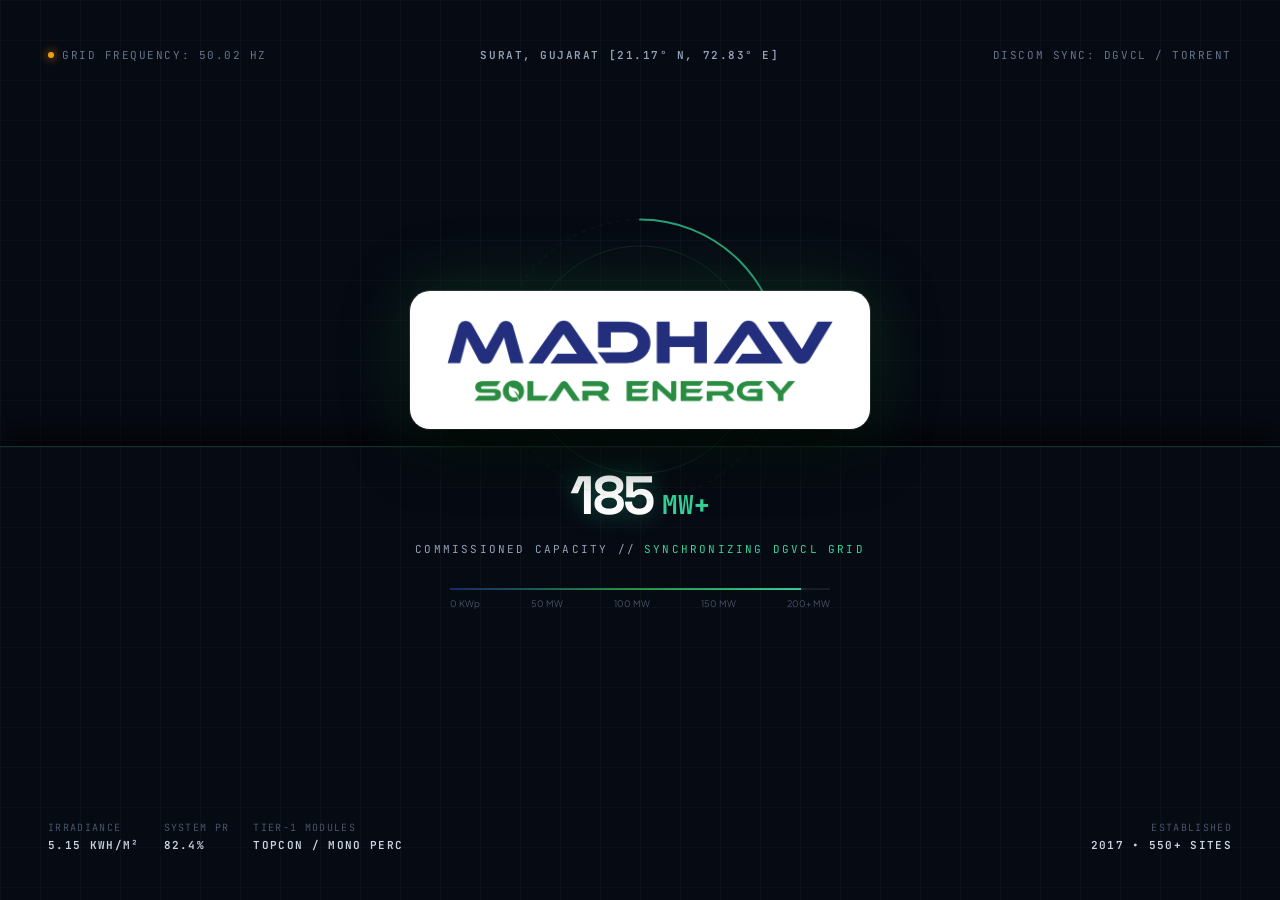
<file: loader-draft2.html>
<!DOCTYPE html>
<html lang="en">
<head>
  <meta charset="UTF-8">
  <meta name="viewport" content="width=device-width, initial-scale=1.0">
  <title>Madhav Solar Energy — Draft 2: Industrial Telemetry & Horizon Split</title>
  <link rel="preconnect" href="https://fonts.googleapis.com">
  <link rel="preconnect" href="https://fonts.gstatic.com" crossorigin>
  <link href="https://fonts.googleapis.com/css2?family=Space+Grotesk:wght@400;500;600;700&family=Plus+Jakarta+Sans:wght@400;600;700;800&family=JetBrains+Mono:wght@400;600;700&display=swap" rel="stylesheet">
  <style>
    :root {
      --color-navy: #182B68;
      --color-green: #259345;
      --color-green-neon: #34D399;
      --color-amber: #F59E0B;
      --bg-cinematic: #070B14;
    }

    * {
      box-sizing: border-box;
      margin: 0;
      padding: 0;
    }

    body {
      font-family: 'Plus Jakarta Sans', sans-serif;
      background-color: var(--bg-cinematic);
      color: #F8FAFC;
      overflow-x: hidden;
      min-height: 100vh;
    }

    /* ==========================================================
       DRAFT 2: CINEMATIC DUAL-SHUTTER & TELEMETRY LOADER
       ========================================================== */
    #industrial-loader {
      position: fixed;
      inset: 0;
      z-index: 999999;
      display: flex;
      flex-direction: column;
      justify-content: space-between;
      pointer-events: all;
    }

    /* Shutter Panels that split open on exit (Horizon Reveal) */
    .shutter-top, .shutter-bottom {
      position: absolute;
      left: 0;
      width: 100%;
      height: 50.5%;
      background: #060A13;
      z-index: 1;
      transition: transform 0.85s cubic-bezier(0.85, 0, 0.15, 1);
      will-change: transform;
    }

    .shutter-top {
      top: 0;
      border-bottom: 1px solid rgba(52, 211, 153, 0.2);
      box-shadow: 0 10px 30px rgba(0, 0, 0, 0.8);
    }

    .shutter-bottom {
      bottom: 0;
      border-top: 1px solid rgba(52, 211, 153, 0.2);
      box-shadow: 0 -10px 30px rgba(0, 0, 0, 0.8);
    }

    /* Shutter Open States */
    #industrial-loader.opened .shutter-top {
      transform: translateY(-100%);
    }

    #industrial-loader.opened .shutter-bottom {
      transform: translateY(100%);
    }

    #industrial-loader.opened {
      pointer-events: none;
      visibility: hidden;
      transition: visibility 0.9s;
    }

    /* Subtle Photovoltaic Silicon Grid background texture */
    .pv-mesh-grid {
      position: absolute;
      inset: 0;
      background-size: 40px 40px;
      background-image: 
        linear-gradient(to right, rgba(255, 255, 255, 0.025) 1px, transparent 1px),
        linear-gradient(to bottom, rgba(255, 255, 255, 0.025) 1px, transparent 1px);
      pointer-events: none;
    }

    /* Fullscreen content overlay */
    .telemetry-content {
      position: relative;
      z-index: 2;
      width: 100%;
      height: 100%;
      display: flex;
      flex-direction: column;
      justify-content: space-between;
      padding: clamp(20px, 4vw, 48px);
      transition: opacity 0.4s ease;
    }

    #industrial-loader.opened .telemetry-content {
      opacity: 0;
    }

    /* Top Telemetry HUD Header */
    .hud-header {
      display: flex;
      justify-content: space-between;
      align-items: center;
      font-family: 'JetBrains Mono', monospace;
      font-size: 11px;
      letter-spacing: 0.14em;
      color: #64748B;
      text-transform: uppercase;
    }

    .hud-tag {
      display: inline-flex;
      align-items: center;
      gap: 8px;
    }

    .pulse-amber {
      width: 6px;
      height: 6px;
      border-radius: 50%;
      background-color: var(--color-amber);
      box-shadow: 0 0 10px var(--color-amber);
      animation: blink 0.8s infinite alternate;
    }

    .hud-coords {
      color: #94A3B8;
      font-weight: 600;
    }

    /* Center Stage: Heroic Logo in Optical Solar Arc */
    .center-stage {
      position: absolute;
      top: 50%;
      left: 50%;
      transform: translate(-50%, -50%);
      display: flex;
      flex-direction: column;
      align-items: center;
      gap: 32px;
      z-index: 3;
      width: 90%;
      max-width: 540px;
    }

    .solar-compass-wrapper {
      position: relative;
      width: clamp(280px, 80vw, 460px);
      display: flex;
      align-items: center;
      justify-content: center;
    }

    /* Rotating SVG Solar Azimuth Ring */
    .solar-azimuth-ring {
      position: absolute;
      width: 120%;
      height: 220%;
      pointer-events: none;
      animation: rotateAzimuth 16s linear infinite;
      opacity: 0.75;
    }

    @keyframes rotateAzimuth {
      from { transform: rotate(0deg); }
      to { transform: rotate(360deg); }
    }

    /* Logo Glass Card */
    .logo-hero-badge {
      position: relative;
      width: 100%;
      background: #FFFFFF;
      padding: 22px 36px;
      border-radius: 20px;
      box-shadow: 
        0 25px 60px -10px rgba(0, 0, 0, 0.9),
        0 0 0 1px rgba(255, 255, 255, 0.15),
        0 0 70px rgba(37, 147, 69, 0.3);
      display: flex;
      align-items: center;
      justify-content: center;
      overflow: hidden;
      transform: scale(0.96);
      animation: badgeScale 0.8s cubic-bezier(0.16, 1, 0.3, 1) forwards;
    }

    @keyframes badgeScale {
      to { transform: scale(1); }
    }

    .logo-hero-badge img {
      width: 100%;
      height: auto;
      display: block;
      object-fit: contain;
    }

    /* High speed optical ray scanning through the logo */
    .laser-scan-line {
      position: absolute;
      top: 0;
      bottom: 0;
      width: 30%;
      background: linear-gradient(
        90deg,
        transparent,
        rgba(37, 147, 69, 0.35) 50%,
        rgba(52, 211, 153, 0.8) 75%,
        transparent 100%
      );
      transform: skewX(-22deg) translateX(-250%);
      animation: laserSweep 2.2s cubic-bezier(0.4, 0, 0.2, 1) infinite;
    }

    @keyframes laserSweep {
      0% { transform: skewX(-22deg) translateX(-250%); }
      60%, 100% { transform: skewX(-22deg) translateX(350%); }
    }

    /* Live Capacity Counter (0 to 200+ MW) */
    .metrics-hub {
      display: flex;
      flex-direction: column;
      align-items: center;
      gap: 12px;
      width: 100%;
    }

    .counter-hero {
      display: flex;
      align-items: baseline;
      gap: 8px;
      font-family: 'Space Grotesk', sans-serif;
    }

    .counter-number {
      font-size: clamp(36px, 6vw, 54px);
      font-weight: 700;
      letter-spacing: -0.03em;
      color: #FFFFFF;
      text-shadow: 0 0 25px rgba(52, 211, 153, 0.4);
    }

    .counter-unit {
      font-size: clamp(20px, 3.5vw, 26px);
      font-weight: 700;
      color: var(--color-green-neon);
      font-family: 'JetBrains Mono', monospace;
    }

    .counter-caption {
      font-family: 'JetBrains Mono', monospace;
      font-size: 11px;
      letter-spacing: 0.2em;
      text-transform: uppercase;
      color: #94A3B8;
      display: flex;
      align-items: center;
      gap: 8px;
    }

    .counter-caption span {
      color: var(--color-green-neon);
    }

    /* Bottom Telemetry HUD Footer */
    .hud-footer {
      display: flex;
      justify-content: space-between;
      align-items: flex-end;
      font-family: 'JetBrains Mono', monospace;
      font-size: 11px;
      letter-spacing: 0.12em;
      color: #64748B;
      text-transform: uppercase;
    }

    .meter-cluster {
      display: flex;
      gap: 24px;
    }

    .meter-item {
      display: flex;
      flex-direction: column;
      gap: 4px;
    }

    .meter-label {
      color: #475569;
      font-size: 10px;
    }

    .meter-val {
      color: #CBD5E1;
      font-weight: 600;
    }

    /* Precision Rule Tracker (Bottom Center) */
    .precision-track-wrap {
      width: 100%;
      max-width: 380px;
      margin: 0 auto;
      display: flex;
      flex-direction: column;
      gap: 8px;
    }

    .precision-track {
      width: 100%;
      height: 2px;
      background: rgba(255, 255, 255, 0.08);
      position: relative;
      overflow: hidden;
    }

    .precision-fill {
      position: absolute;
      left: 0;
      top: 0;
      height: 100%;
      width: 0%;
      background: linear-gradient(90deg, #182B68, #259345, #34D399);
      box-shadow: 0 0 10px #34D399;
      transition: width 0.1s linear;
    }

    .ticks-row {
      display: flex;
      justify-content: space-between;
      font-size: 9px;
      color: #475569;
    }

    @keyframes blink {
      0% { opacity: 0.3; }
      100% { opacity: 1; }
    }

    /* ==========================================================
       TOP DEMO NAV & UNDERLYING LANDING PAGE
       ========================================================== */
    .demo-navbar {
      background: rgba(7, 11, 20, 0.88);
      backdrop-filter: blur(14px);
      border-bottom: 1px solid rgba(255, 255, 255, 0.08);
      padding: 14px 28px;
      display: flex;
      align-items: center;
      justify-content: space-between;
      position: sticky;
      top: 0;
      z-index: 100;
    }

    .nav-left {
      display: flex;
      align-items: center;
      gap: 16px;
    }

    .brand-title {
      font-size: 15px;
      font-weight: 700;
      display: flex;
      align-items: center;
      gap: 8px;
    }
    .brand-title span { color: var(--color-green-neon); }

    .nav-tabs {
      display: flex;
      background: rgba(255, 255, 255, 0.05);
      border-radius: 99px;
      padding: 3px;
      gap: 4px;
      border: 1px solid rgba(255, 255, 255, 0.08);
    }

    .tab-link {
      padding: 6px 14px;
      font-size: 12px;
      font-weight: 600;
      text-decoration: none;
      color: #94A3B8;
      border-radius: 99px;
      transition: all 0.2s ease;
    }
    .tab-link.active {
      background: var(--color-green);
      color: white;
    }
    .tab-link:hover:not(.active) {
      color: #fff;
    }

    .nav-actions {
      display: flex;
      align-items: center;
      gap: 12px;
    }

    .btn-action {
      padding: 8px 18px;
      border-radius: 99px;
      font-size: 13px;
      font-weight: 600;
      cursor: pointer;
      border: none;
      transition: all 0.2s ease;
      display: inline-flex;
      align-items: center;
      gap: 6px;
    }

    .btn-replay {
      background: linear-gradient(135deg, #259345 0%, #059669 100%);
      color: white;
      box-shadow: 0 4px 18px rgba(37, 147, 69, 0.4);
    }
    .btn-replay:hover {
      transform: translateY(-1px);
      box-shadow: 0 6px 24px rgba(37, 147, 69, 0.55);
    }

    /* Landing Page Content underneath */
    .funnel-hero {
      max-width: 1140px;
      margin: 80px auto;
      padding: 0 24px;
      text-align: center;
    }

    .hero-tag {
      display: inline-flex;
      align-items: center;
      gap: 8px;
      padding: 6px 14px;
      border-radius: 99px;
      background: rgba(37, 147, 69, 0.1);
      border: 1px solid rgba(37, 147, 69, 0.3);
      color: #34D399;
      font-size: 12px;
      font-family: 'JetBrains Mono', monospace;
      text-transform: uppercase;
      letter-spacing: 0.08em;
      margin-bottom: 24px;
    }

    .funnel-hero h1 {
      font-size: clamp(36px, 5.8vw, 64px);
      font-weight: 800;
      line-height: 1.12;
      letter-spacing: -0.025em;
      margin-bottom: 22px;
    }

    .funnel-hero h1 .accent-gradient {
      background: linear-gradient(135deg, #34D399 0%, #259345 60%, #60A5FA 100%);
      -webkit-background-clip: text;
      -webkit-text-fill-color: transparent;
    }

    .funnel-hero p {
      color: #94A3B8;
      font-size: 18px;
      max-width: 650px;
      margin: 0 auto 40px;
      line-height: 1.6;
    }

    .comparison-bar {
      display: grid;
      grid-template-columns: repeat(auto-fit, minmax(240px, 1fr));
      gap: 20px;
      max-width: 940px;
      margin: 0 auto;
    }

    .comp-card {
      background: rgba(255, 255, 255, 0.025);
      border: 1px solid rgba(255, 255, 255, 0.06);
      border-radius: 16px;
      padding: 24px;
      text-align: left;
    }

    .comp-card .headline {
      font-size: 12px;
      font-family: 'JetBrains Mono', monospace;
      color: #64748B;
      text-transform: uppercase;
      margin-bottom: 8px;
    }

    .comp-card .stat {
      font-size: 32px;
      font-weight: 700;
      font-family: 'Space Grotesk', sans-serif;
      color: #34D399;
    }

    .comp-card .note {
      font-size: 13px;
      color: #94A3B8;
      margin-top: 6px;
    }
  </style>
</head>
<body>

  <!-- ==========================================================
       DRAFT 2: INDUSTRIAL TELEMETRY & HORIZON SPLIT LOADER
       ========================================================== -->
  <div id="industrial-loader">
    <!-- Top & Bottom Shutters for Cinematic Horizon Split -->
    <div class="shutter-top">
      <div class="pv-mesh-grid"></div>
    </div>
    <div class="shutter-bottom">
      <div class="pv-mesh-grid"></div>
    </div>

    <!-- HUD Overlay Content -->
    <div class="telemetry-content">
      <!-- HUD Header -->
      <div class="hud-header">
        <div class="hud-tag">
          <span class="pulse-amber"></span>
          <span>GRID FREQUENCY: 50.02 HZ</span>
        </div>
        <div class="hud-coords">
          SURAT, GUJARAT [21.17° N, 72.83° E]
        </div>
        <div class="hud-tag">
          <span>DISCOM SYNC: DGVCL / TORRENT</span>
        </div>
      </div>

      <!-- Center Logo & Azimuth Arc Stage -->
      <div class="center-stage">
        <div class="solar-compass-wrapper">
          <!-- Geometric Azimuth Arc SVG -->
          <svg class="solar-azimuth-ring" viewBox="0 0 400 400" fill="none" xmlns="http://www.w3.org/2000/svg">
            <circle cx="200" cy="200" r="185" stroke="rgba(37, 147, 69, 0.15)" stroke-width="1.5" stroke-dasharray="6 6" />
            <circle cx="200" cy="200" r="150" stroke="rgba(52, 211, 153, 0.25)" stroke-width="1" />
            <path d="M200 15 A 185 185 0 0 1 385 200" stroke="#34D399" stroke-width="2.5" stroke-linecap="round" />
            <circle cx="385" cy="200" r="5" fill="#34D399" />
          </svg>

          <!-- Crisp Madhav Solar Logo Badge -->
          <div class="logo-hero-badge">
            <img src="./image.png" alt="Madhav Solar Energy">
            <div class="laser-scan-line"></div>
          </div>
        </div>

        <!-- Live Megawatt Counter -->
        <div class="metrics-hub">
          <div class="counter-hero">
            <span class="counter-number" id="mwCounter">0</span>
            <span class="counter-unit">MW+</span>
          </div>
          <div class="counter-caption">
            COMMISSIONED CAPACITY // <span id="statusPhrase">CALIBRATING CELLS</span>
          </div>
        </div>

        <!-- Precision Loading Ruler -->
        <div class="precision-track-wrap">
          <div class="precision-track">
            <div class="precision-fill" id="precisionFill"></div>
          </div>
          <div class="ticks-row">
            <span>0 KWp</span>
            <span>50 MW</span>
            <span>100 MW</span>
            <span>150 MW</span>
            <span>200+ MW</span>
          </div>
        </div>
      </div>

      <!-- HUD Footer -->
      <div class="hud-footer">
        <div class="meter-cluster">
          <div class="meter-item">
            <span class="meter-label">IRRADIANCE</span>
            <span class="meter-val" id="irrVal">5.42 kWh/m²</span>
          </div>
          <div class="meter-item">
            <span class="meter-label">SYSTEM PR</span>
            <span class="meter-val">82.4%</span>
          </div>
          <div class="meter-item">
            <span class="meter-label">TIER-1 MODULES</span>
            <span class="meter-val">TOPCon / Mono PERC</span>
          </div>
        </div>

        <div class="meter-item" style="text-align: right;">
          <span class="meter-label">ESTABLISHED</span>
          <span class="meter-val">2017 • 550+ SITES</span>
        </div>
      </div>
    </div>
  </div>

  <!-- ==========================================================
       DEMO PREVIEW LANDING PAGE
       ========================================================== -->
  <nav class="demo-navbar">
    <div class="nav-left">
      <div class="brand-title">
        <svg width="20" height="20" viewBox="0 0 24 24" fill="none" stroke="#34D399" stroke-width="2.5"><circle cx="12" cy="12" r="5"/><path d="M12 1v2M12 21v2M4.22 4.22l1.42 1.42M18.36 18.36l1.42 1.42M1 12h2M21 12h2M4.22 19.78l1.42-1.42M18.36 5.64l1.42-1.42"/></svg>
        Madhav Solar <span>Funnel</span>
      </div>

      <!-- Toggle between drafts -->
      <div class="nav-tabs">
        <a href="./loader-draft3.html" class="tab-link">Draft 3 (Clean Light)</a>
        <a href="./loader-preview.html" class="tab-link">Draft 1 (Solar Beam)</a>
        <a href="./loader-draft2.html" class="tab-link active">Draft 2 (Industrial)</a>
      </div>
    </div>

    <div class="nav-actions">
      <button class="btn-action btn-replay" onclick="replayDraft2()">
        <svg width="14" height="14" viewBox="0 0 24 24" fill="none" stroke="currentColor" stroke-width="2.5"><path d="M3 12a9 9 0 1 0 9-9 9.75 9.75 0 0 0-6.74 2.74L3 8"></path><path d="M3 3v5h5"></path></svg>
        Replay Horizon Shutter
      </button>
    </div>
  </nav>

  <main class="funnel-hero">
    <div class="hero-tag">Gujarat's Premier B2B Solar EPC</div>
    <h1>Turn High Power Tariffs Into <br><span class="accent-gradient">A 25-Year Fixed Asset</span></h1>
    <p>Zero CAPEX and turnkey rooftop solar power for textile mills, pharma factories, and cold storage units across Gujarat.</p>

    <div class="comparison-bar">
      <div class="comp-card">
        <div class="headline">Grid Power Rate</div>
        <div class="stat" style="color: #F87171;">₹8.50 - ₹11</div>
        <div class="note">Rising 4-7% every year unpredictably</div>
      </div>
      <div class="comp-card">
        <div class="headline">Madhav Solar Power</div>
        <div class="stat">₹3.20 - ₹3.80</div>
        <div class="note">Fixed Levelized Cost of Energy (LCOE)</div>
      </div>
      <div class="comp-card">
        <div class="headline">Tax Write-Off</div>
        <div class="stat">40% Year 1</div>
        <div class="note">Accelerated Depreciation under Section 32</div>
      </div>
    </div>
  </main>

  <!-- ==========================================================
       DRAFT 2 JAVASCRIPT ANIMATION LOGIC
       ========================================================== -->
  <script>
    const loader = document.getElementById('industrial-loader');
    const mwCounter = document.getElementById('mwCounter');
    const precisionFill = document.getElementById('precisionFill');
    const statusPhrase = document.getElementById('statusPhrase');
    const irrVal = document.getElementById('irrVal');

    const phrases = [
      { progress: 0.15, text: 'SCANNING ROOF IRRADIANCE', irr: '4.80 kWh/m²' },
      { progress: 0.40, text: 'SYNCHRONIZING DGVCL GRID', irr: '5.15 kWh/m²' },
      { progress: 0.70, text: 'CALIBRATING INVERTER ARRAY', irr: '5.42 kWh/m²' },
      { progress: 0.95, text: '200+ MW COMMISSIONED', irr: '5.65 kWh/m²' }
    ];

    function runDraft2(duration = 2000) {
      // Reset
      loader.classList.remove('opened');
      precisionFill.style.width = '0%';
      mwCounter.innerText = '0';
      statusPhrase.innerText = 'INITIALIZING TELEMETRY';

      const startTime = performance.now();
      const targetMW = 200;

      function frame(now) {
        const elapsed = now - startTime;
        const progress = Math.min(elapsed / duration, 1);
        
        // Easing for mechanical precision
        const eased = 1 - Math.pow(1 - progress, 3);
        const currentMW = Math.round(eased * targetMW);

        mwCounter.innerText = currentMW;
        precisionFill.style.width = (eased * 100) + '%';

        // Update phrases
        for (let i = phrases.length - 1; i >= 0; i--) {
          if (progress >= phrases[i].progress) {
            statusPhrase.innerText = phrases[i].text;
            irrVal.innerText = phrases[i].irr;
            break;
          }
        }

        if (progress < 1) {
          requestAnimationFrame(frame);
        } else {
          // Trigger the dramatic horizon shutter split!
          setTimeout(() => {
            loader.classList.add('opened');
          }, 300);
        }
      }

      requestAnimationFrame(frame);
    }

    function replayDraft2() {
      runDraft2(2000);
    }

    window.addEventListener('DOMContentLoaded', () => {
      runDraft2(2000);
    });
  </script>
</body>
</html>
</file>
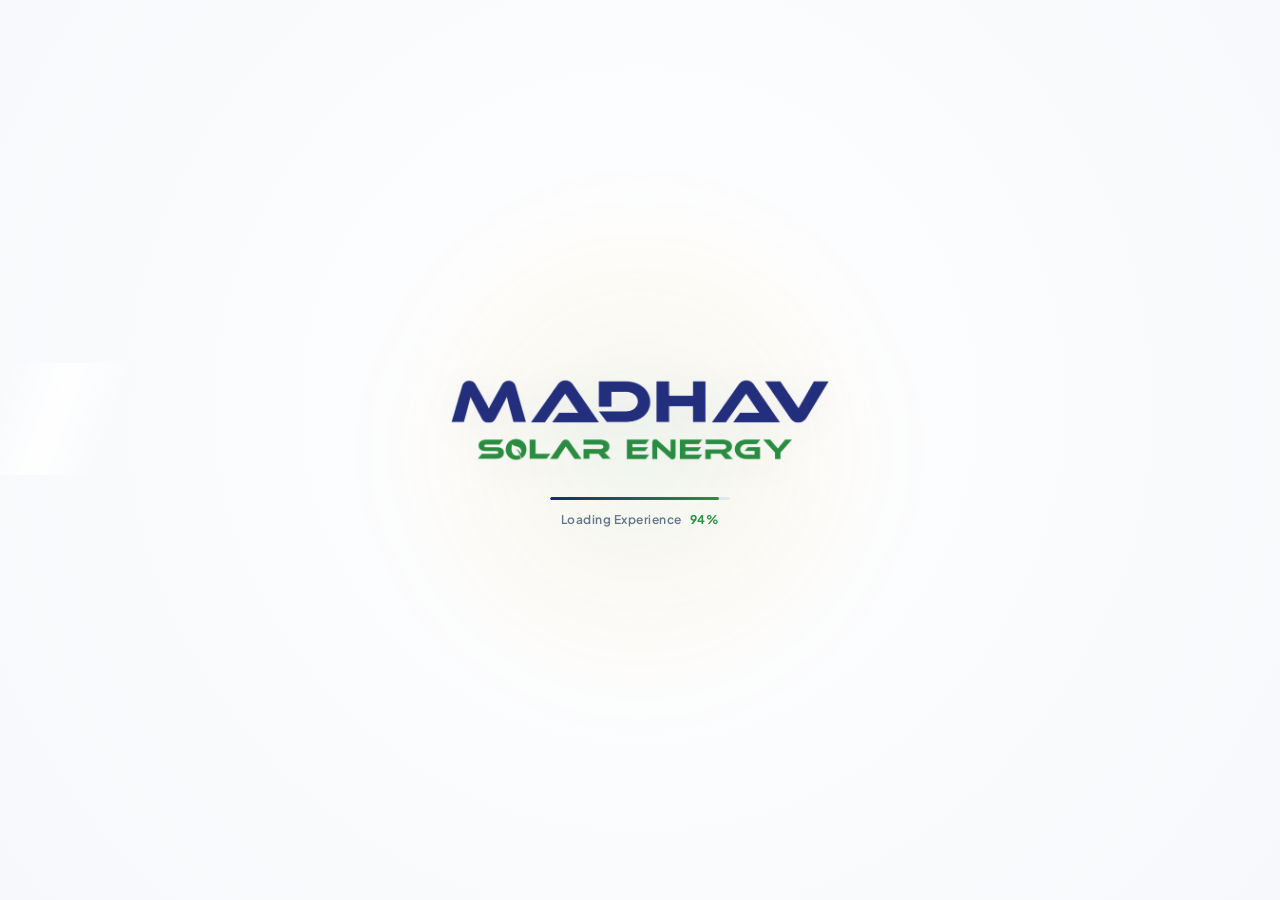
<file: loader-draft3.html>
<!DOCTYPE html>
<html lang="en">
<head>
  <meta charset="UTF-8">
  <meta name="viewport" content="width=device-width, initial-scale=1.0">
  <title>Madhav Solar Energy — Draft 3: Pure Minimalist Light</title>
  <link rel="preconnect" href="https://fonts.googleapis.com">
  <link rel="preconnect" href="https://fonts.gstatic.com">
  <link href="https://fonts.googleapis.com/css2?family=Plus+Jakarta+Sans:wght@400;500;600;700;800&display=swap" rel="stylesheet">
  <style>
    :root {
      --navy: #182B68;
      --green: #259345;
      --bg-white: #FFFFFF;
      --bg-subtle: #F8FAFC;
    }

    * {
      box-sizing: border-box;
      margin: 0;
      padding: 0;
    }

    body {
      font-family: 'Plus Jakarta Sans', sans-serif;
      background-color: var(--bg-white);
      color: #0F172A;
      overflow-x: hidden;
      min-height: 100vh;
    }

    /* ==========================================================
       DRAFT 3: PURE MINIMALIST LIGHT LOADER (ZERO CLUTTER)
       ========================================================== */
    #pure-light-loader {
      position: fixed;
      inset: 0;
      z-index: 999999;
      background: radial-gradient(circle at 50% 45%, #FFFFFF 0%, #F6F8FB 100%);
      display: flex;
      flex-direction: column;
      align-items: center;
      justify-content: center;
      transition: opacity 0.65s cubic-bezier(0.16, 1, 0.3, 1),
                  transform 0.65s cubic-bezier(0.16, 1, 0.3, 1),
                  visibility 0.65s;
      will-change: opacity, transform;
    }

    /* Soft, warm daylight glow behind the logo (extremely subtle & natural) */
    .soft-sunlight-glow {
      position: absolute;
      width: 480px;
      height: 480px;
      border-radius: 50%;
      background: radial-gradient(circle, rgba(37, 147, 69, 0.09) 0%, rgba(245, 158, 11, 0.05) 40%, transparent 70%);
      filter: blur(50px);
      pointer-events: none;
      animation: subtleSunPulse 2.8s ease-in-out infinite alternate;
    }

    @keyframes subtleSunPulse {
      0% { transform: scale(0.9); opacity: 0.6; }
      100% { transform: scale(1.1); opacity: 1; }
    }

    /* Center Stage: Just the Logo & Clean Hairline Progress */
    .clean-stage {
      position: relative;
      display: flex;
      flex-direction: column;
      align-items: center;
      gap: 32px;
      z-index: 2;
      padding: 20px;
    }

    /* Logo Container: Sits directly on white, borderless & crisp */
    .logo-hero-wrap {
      position: relative;
      width: clamp(260px, 42vw, 380px);
      display: flex;
      justify-content: center;
      align-items: center;
      animation: smoothLogoEntrance 0.75s cubic-bezier(0.16, 1, 0.3, 1) forwards;
    }

    @keyframes smoothLogoEntrance {
      0% {
        opacity: 0;
        transform: translateY(14px) scale(0.97);
      }
      100% {
        opacity: 1;
        transform: translateY(0) scale(1);
      }
    }

    .clean-logo-img {
      width: 100%;
      height: auto;
      object-fit: contain;
      display: block;
      filter: drop-shadow(0 6px 16px rgba(24, 43, 104, 0.06));
    }

    /* Natural sunlight beam that sweeps across the letters */
    .sunlight-sheen {
      position: absolute;
      inset: -10px -20px;
      background: linear-gradient(
        110deg,
        transparent 0%,
        transparent 35%,
        rgba(255, 255, 255, 0.85) 50%,
        transparent 65%,
        transparent 100%
      );
      transform: translateX(-140%);
      animation: naturalSunSheen 2.2s 0.2s cubic-bezier(0.4, 0, 0.2, 1) infinite;
      pointer-events: none;
      mix-blend-mode: overlay;
    }

    @keyframes naturalSunSheen {
      0% { transform: translateX(-140%); }
      55%, 100% { transform: translateX(140%); }
    }

    /* Ultra-clean Minimalist Line Indicator */
    .hairline-tracker {
      display: flex;
      flex-direction: column;
      align-items: center;
      gap: 12px;
      width: 180px;
    }

    .hairline-bar {
      width: 100%;
      height: 3px;
      background: #E2E8F0;
      border-radius: 99px;
      overflow: hidden;
      position: relative;
    }

    .hairline-fill {
      position: absolute;
      left: 0;
      top: 0;
      height: 100%;
      width: 0%;
      background: linear-gradient(90deg, #182B68 0%, #259345 100%);
      border-radius: 99px;
      transition: width 0.12s ease-out;
    }

    .status-caption {
      font-size: 12px;
      font-weight: 600;
      letter-spacing: 0.04em;
      color: #64748B;
      display: flex;
      align-items: center;
      gap: 8px;
    }

    .percent-text {
      color: var(--green);
      font-weight: 700;
    }

    /* Dismiss Animation: Super smooth gentle lift and fade */
    #pure-light-loader.dismissed {
      opacity: 0;
      transform: scale(1.02);
      visibility: hidden;
      pointer-events: none;
    }

    /* ==========================================================
       CLEAN LIGHT LANDING PAGE UNDERNEATH
       ========================================================== */
    .clean-navbar {
      background: rgba(255, 255, 255, 0.95);
      backdrop-filter: blur(12px);
      border-bottom: 1px solid #E2E8F0;
      padding: 16px 36px;
      display: flex;
      align-items: center;
      justify-content: space-between;
      position: sticky;
      top: 0;
      z-index: 100;
    }

    .nav-brand {
      display: flex;
      align-items: center;
      gap: 12px;
      font-size: 15px;
      font-weight: 700;
      color: var(--navy);
    }
    .nav-brand span { color: var(--green); }

    .nav-switcher {
      display: flex;
      background: #F1F5F9;
      border-radius: 99px;
      padding: 3px;
      gap: 3px;
    }

    .nav-tab {
      padding: 6px 14px;
      font-size: 12px;
      font-weight: 600;
      text-decoration: none;
      color: #64748B;
      border-radius: 99px;
      transition: all 0.2s ease;
    }
    .nav-tab.active {
      background: #FFFFFF;
      color: var(--navy);
      box-shadow: 0 1px 3px rgba(0, 0, 0, 0.08);
    }

    .btn-replay {
      padding: 8px 18px;
      border-radius: 99px;
      font-size: 13px;
      font-weight: 600;
      cursor: pointer;
      border: 1px solid #E2E8F0;
      background: #FFFFFF;
      color: var(--navy);
      display: inline-flex;
      align-items: center;
      gap: 6px;
      box-shadow: 0 1px 3px rgba(0, 0, 0, 0.04);
      transition: all 0.2s ease;
    }
    .btn-replay:hover {
      background: #F8FAFC;
      border-color: #CBD5E1;
      transform: translateY(-1px);
    }

    /* Clean Hero Underneath */
    .clean-hero {
      max-width: 1080px;
      margin: 80px auto;
      padding: 0 24px;
      text-align: center;
    }

    .pill-badge {
      display: inline-flex;
      align-items: center;
      gap: 8px;
      padding: 6px 14px;
      border-radius: 99px;
      background: rgba(37, 147, 69, 0.08);
      color: var(--green);
      font-size: 12px;
      font-weight: 700;
      margin-bottom: 24px;
      letter-spacing: 0.03em;
      text-transform: uppercase;
    }

    .clean-hero h1 {
      font-size: clamp(34px, 5.2vw, 58px);
      font-weight: 800;
      line-height: 1.18;
      color: var(--navy);
      letter-spacing: -0.02em;
      margin-bottom: 20px;
    }

    .clean-hero h1 span {
      color: var(--green);
    }

    .clean-hero p {
      color: #64748B;
      font-size: 18px;
      max-width: 620px;
      margin: 0 auto 40px;
      line-height: 1.6;
    }

    .clean-stats-row {
      display: grid;
      grid-template-columns: repeat(auto-fit, minmax(210px, 1fr));
      gap: 20px;
      max-width: 880px;
      margin: 0 auto;
    }

    .clean-stat-card {
      background: #FFFFFF;
      border: 1px solid #E2E8F0;
      border-radius: 16px;
      padding: 24px;
      box-shadow: 0 4px 12px -2px rgba(15, 23, 42, 0.04);
    }

    .clean-stat-card .val {
      font-size: 34px;
      font-weight: 800;
      color: var(--navy);
    }

    .clean-stat-card .val span {
      color: var(--green);
    }

    .clean-stat-card .label {
      color: #64748B;
      font-size: 13px;
      font-weight: 600;
      margin-top: 4px;
    }
  </style>
</head>
<body>

  <!-- ==========================================================
       DRAFT 3: MINIMALIST LIGHT LOADER COMPONENT
       ========================================================== -->
  <div id="pure-light-loader">
    <!-- Soft Sunlight Halo -->
    <div class="soft-sunlight-glow"></div>

    <div class="clean-stage">
      <!-- Madhav Solar Logo with Clean Sun Sheen -->
      <div class="logo-hero-wrap">
        <img src="./image.png" alt="Madhav Solar Energy" class="clean-logo-img">
        <div class="sunlight-sheen"></div>
      </div>

      <!-- Hairline Minimalist Progress -->
      <div class="hairline-tracker">
        <div class="hairline-bar">
          <div class="hairline-fill" id="hairlineFill"></div>
        </div>
        <div class="status-caption">
          <span>Loading Experience</span>
          <span class="percent-text" id="hairlinePercent">0%</span>
        </div>
      </div>
    </div>
  </div>

  <!-- ==========================================================
       CLEAN LIGHT LANDING PAGE
       ========================================================== -->
  <nav class="clean-navbar">
    <div class="nav-brand">
      Madhav Solar <span>Funnel</span>
    </div>

    <!-- Tab Switcher between drafts -->
    <div class="nav-switcher">
      <a href="./loader-draft3.html" class="nav-tab active">Draft 3 (Clean Light)</a>
      <a href="./loader-preview.html" class="nav-tab">Draft 1 (Solar Beam)</a>
      <a href="./loader-draft2.html" class="nav-tab">Draft 2 (Industrial)</a>
    </div>

    <button class="btn-replay" onclick="replayDraft3()">
      <svg width="14" height="14" viewBox="0 0 24 24" fill="none" stroke="currentColor" stroke-width="2.5"><path d="M3 12a9 9 0 1 0 9-9 9.75 9.75 0 0 0-6.74 2.74L3 8"></path><path d="M3 3v5h5"></path></svg>
      Replay Clean Loader
    </button>
  </nav>

  <main class="clean-hero">
    <div class="pill-badge">Commercial & Industrial Solar EPC</div>
    <h1>Powering Factories With <br><span>Clean, Reliable Solar Energy</span></h1>
    <p>High-performance rooftop and open-access solar engineered for industrial facilities in Surat and across Gujarat.</p>

    <div class="clean-stats-row">
      <div class="clean-stat-card">
        <div class="val">200<span>+</span></div>
        <div class="label">MW Installed Capacity</div>
      </div>
      <div class="clean-stat-card">
        <div class="val">550<span>+</span></div>
        <div class="label">Projects Delivered</div>
      </div>
      <div class="clean-stat-card">
        <div class="val">25<span>Yr</span></div>
        <div class="label">Performance Guarantee</div>
      </div>
    </div>
  </main>

  <!-- ==========================================================
       DRAFT 3 JAVASCRIPT
       ========================================================== -->
  <script>
    const loader = document.getElementById('pure-light-loader');
    const fill = document.getElementById('hairlineFill');
    const percentEl = document.getElementById('hairlinePercent');

    function runDraft3(duration = 1600) {
      loader.classList.remove('dismissed');
      fill.style.width = '0%';
      percentEl.innerText = '0%';

      const startTime = performance.now();

      function step(now) {
        const elapsed = now - startTime;
        const progress = Math.min(elapsed / duration, 1);
        
        // Gentle smooth ease-out
        const eased = 1 - Math.pow(1 - progress, 2.5);
        const percent = Math.round(eased * 100);

        fill.style.width = percent + '%';
        percentEl.innerText = percent + '%';

        if (progress < 1) {
          requestAnimationFrame(step);
        } else {
          setTimeout(() => {
            loader.classList.add('dismissed');
          }, 200);
        }
      }

      requestAnimationFrame(step);
    }

    function replayDraft3() {
      runDraft3(1600);
    }

    window.addEventListener('DOMContentLoaded', () => {
      runDraft3(1600);
    });
  </script>
</body>
</html>
</file>
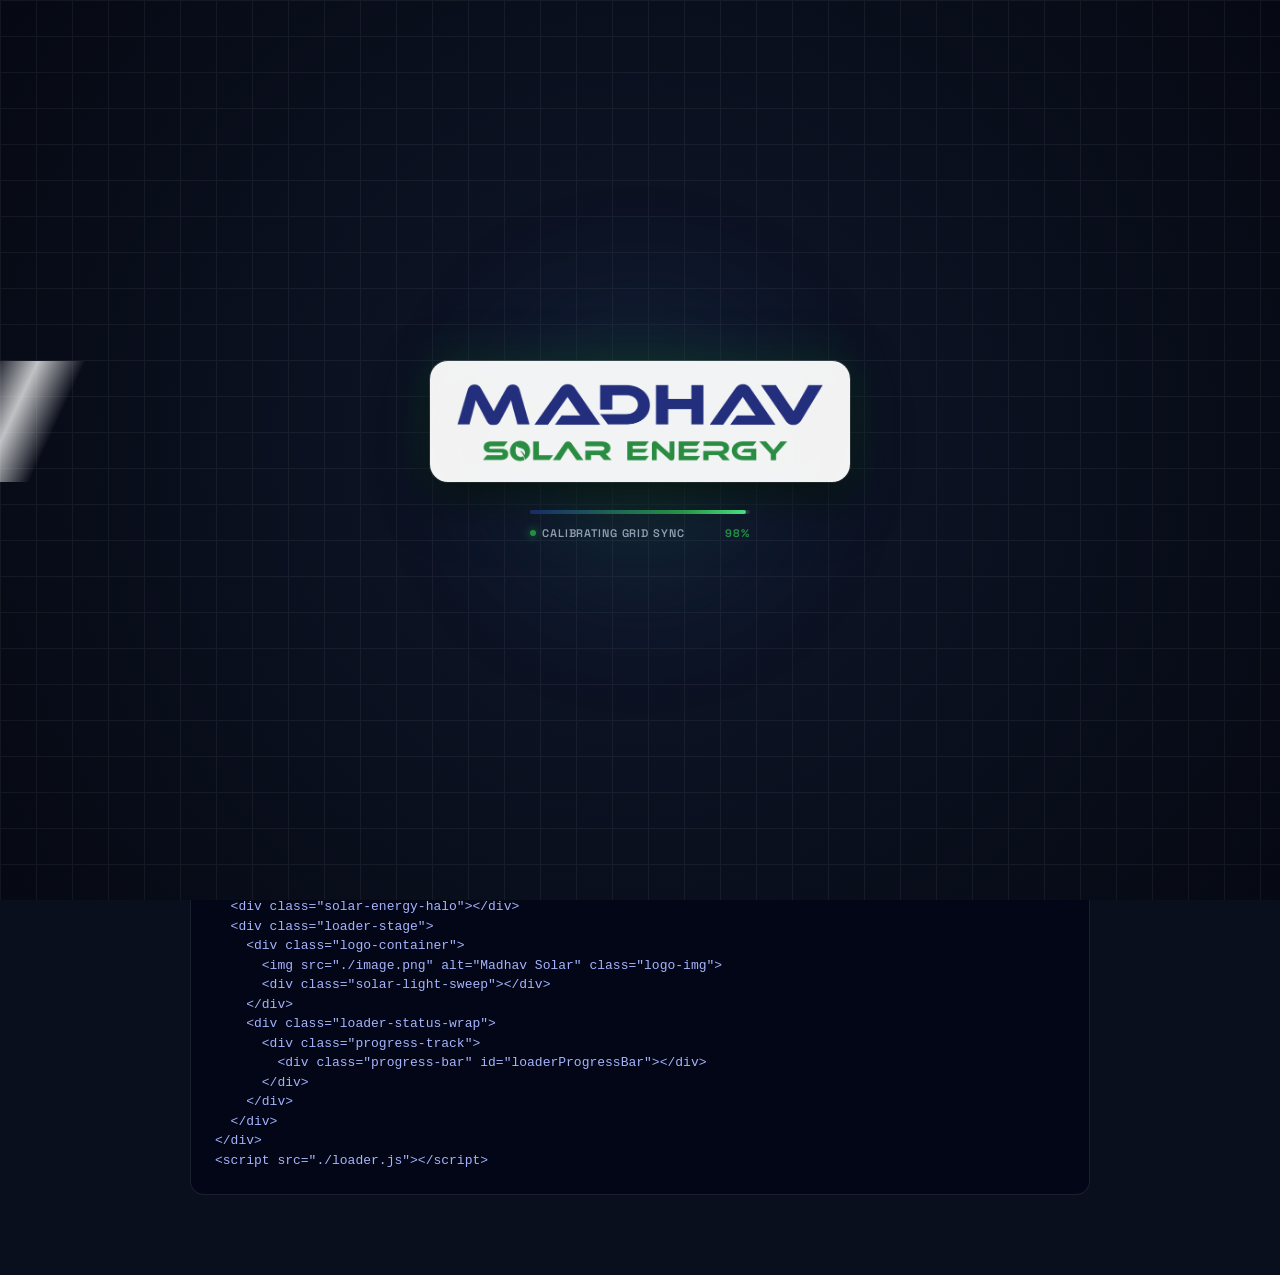
<file: loader-preview.html>
<!DOCTYPE html>
<html lang="en">
<head>
  <meta charset="UTF-8">
  <meta name="viewport" content="width=device-width, initial-scale=1.0">
  <title>Madhav Solar Energy — Premium Loader Showcase</title>
  <link rel="preconnect" href="https://fonts.googleapis.com">
  <link rel="preconnect" href="https://fonts.gstatic.com" crossorigin>
  <link href="https://fonts.googleapis.com/css2?family=Plus+Jakarta+Sans:wght@400;500;600;700;800&family=Space+Grotesk:wght@500;700&display=swap" rel="stylesheet">
  <style>
    :root {
      --color-navy: #182B68;
      --color-green: #259345;
      --color-green-glow: rgba(37, 147, 69, 0.45);
      --color-gold: #F59E0B;
      --bg-dark: #0A0F1D;
      --bg-light: #F4F6F9;
    }

    * {
      box-sizing: border-box;
      margin: 0;
      padding: 0;
    }

    body {
      font-family: 'Plus Jakarta Sans', sans-serif;
      background-color: var(--bg-dark);
      color: #fff;
      overflow-x: hidden;
      min-height: 100vh;
    }

    /* ==========================================================
       LOADER OVERLAY COMPONENT
       ========================================================== */
    #madhav-site-loader {
      position: fixed;
      inset: 0;
      z-index: 999999;
      display: flex;
      flex-direction: column;
      align-items: center;
      justify-content: center;
      transition: opacity 0.6s cubic-bezier(0.16, 1, 0.3, 1), 
                  visibility 0.6s cubic-bezier(0.16, 1, 0.3, 1),
                  transform 0.65s cubic-bezier(0.77, 0, 0.175, 1);
      will-change: opacity, transform;
    }

    /* Dark Mode Theme (Default / Premium High-End) */
    #madhav-site-loader.theme-dark {
      background: radial-gradient(circle at center, #0F172A 0%, #060913 100%);
    }

    /* Clean Corporate Light Mode (Original Website Vibe) */
    #madhav-site-loader.theme-light {
      background: radial-gradient(circle at center, #FFFFFF 0%, #E9EDF2 100%);
    }

    /* Subtle background grid pattern */
    .loader-grid-ambient {
      position: absolute;
      inset: 0;
      pointer-events: none;
      opacity: 0.05;
      background-size: 36px 36px;
      background-image: 
        linear-gradient(to right, #ffffff 1px, transparent 1px),
        linear-gradient(to bottom, #ffffff 1px, transparent 1px);
    }
    .theme-light .loader-grid-ambient {
      opacity: 0.06;
      background-image: 
        linear-gradient(to right, #000000 1px, transparent 1px),
        linear-gradient(to bottom, #000000 1px, transparent 1px);
    }

    /* Ambient solar energy aura behind the logo */
    .solar-energy-halo {
      position: absolute;
      width: 420px;
      height: 420px;
      border-radius: 50%;
      background: radial-gradient(circle, rgba(37, 147, 69, 0.22) 0%, rgba(24, 43, 104, 0.15) 50%, transparent 70%);
      filter: blur(40px);
      animation: pulseHalo 2.4s ease-in-out infinite alternate;
      pointer-events: none;
    }
    .theme-light .solar-energy-halo {
      background: radial-gradient(circle, rgba(37, 147, 69, 0.18) 0%, rgba(24, 43, 104, 0.08) 50%, transparent 70%);
    }

    @keyframes pulseHalo {
      0% { transform: scale(0.85); opacity: 0.5; }
      100% { transform: scale(1.15); opacity: 0.95; }
    }

    /* Center Stage for Logo */
    .loader-stage {
      position: relative;
      display: flex;
      flex-direction: column;
      align-items: center;
      gap: 28px;
      z-index: 2;
      padding: 30px;
    }

    /* Logo Wrapper with Shimmer Mask */
    .logo-container {
      position: relative;
      width: clamp(260px, 45vw, 420px);
      display: flex;
      justify-content: center;
      align-items: center;
      animation: logoEntrance 0.7s cubic-bezier(0.16, 1, 0.3, 1) forwards;
    }

    @keyframes logoEntrance {
      0% {
        opacity: 0;
        transform: translateY(18px) scale(0.96);
      }
      100% {
        opacity: 1;
        transform: translateY(0) scale(1);
      }
    }

    .logo-img {
      width: 100%;
      height: auto;
      object-fit: contain;
      display: block;
      filter: drop-shadow(0 10px 25px rgba(0, 0, 0, 0.25));
      transition: filter 0.3s ease;
    }

    .theme-dark .logo-img {
      /* In dark mode, add a subtle backplate so the dark navy text pops cleanly */
      background: rgba(255, 255, 255, 0.95);
      padding: 16px 26px;
      border-radius: 18px;
      box-shadow: 
        0 15px 35px -5px rgba(0, 0, 0, 0.6),
        0 0 0 1px rgba(255, 255, 255, 0.15),
        0 0 45px rgba(37, 147, 69, 0.25);
    }

    .theme-light .logo-img {
      filter: drop-shadow(0 8px 24px rgba(24, 43, 104, 0.08));
    }

    /* Solar beam sweep effect */
    .solar-light-sweep {
      position: absolute;
      inset: 0;
      border-radius: 18px;
      background: linear-gradient(
        115deg,
        transparent 0%,
        transparent 40%,
        rgba(255, 255, 255, 0.75) 50%,
        transparent 60%,
        transparent 100%
      );
      transform: translateX(-150%);
      animation: solarSweep 2s 0.2s cubic-bezier(0.4, 0, 0.2, 1) infinite;
      pointer-events: none;
    }

    @keyframes solarSweep {
      0% { transform: translateX(-150%); }
      60%, 100% { transform: translateX(150%); }
    }

    /* Progress & Status Container */
    .loader-status-wrap {
      display: flex;
      flex-direction: column;
      align-items: center;
      gap: 12px;
      width: 220px;
    }

    /* High-tech slim progress track */
    .progress-track {
      width: 100%;
      height: 4px;
      background: rgba(255, 255, 255, 0.1);
      border-radius: 99px;
      overflow: hidden;
      position: relative;
    }
    .theme-light .progress-track {
      background: rgba(24, 43, 104, 0.12);
    }

    .progress-bar {
      position: absolute;
      left: 0;
      top: 0;
      height: 100%;
      width: 0%;
      background: linear-gradient(90deg, #182B68 0%, #259345 70%, #4ADE80 100%);
      border-radius: 99px;
      box-shadow: 0 0 12px var(--color-green-glow);
      transition: width 0.15s ease-out;
    }

    /* Subtext and Counter */
    .loader-info-row {
      display: flex;
      align-items: center;
      justify-content: space-between;
      width: 100%;
      font-size: 11px;
      letter-spacing: 0.08em;
      text-transform: uppercase;
      font-weight: 600;
      color: #94A3B8;
      font-family: 'Space Grotesk', monospace;
    }
    .theme-light .loader-info-row {
      color: #64748B;
    }

    .loader-status-text {
      display: flex;
      align-items: center;
      gap: 6px;
    }

    .status-dot {
      width: 6px;
      height: 6px;
      border-radius: 50%;
      background-color: var(--color-green);
      box-shadow: 0 0 8px #259345;
      animation: blinkDot 1s infinite alternate;
    }

    @keyframes blinkDot {
      0% { opacity: 0.3; }
      100% { opacity: 1; }
    }

    .percent-number {
      color: #259345;
      font-weight: 700;
    }

    /* Dismiss Animation Classes */
    #madhav-site-loader.fade-out {
      opacity: 0;
      visibility: hidden;
      pointer-events: none;
    }

    #madhav-site-loader.curtain-up {
      transform: translateY(-100%);
      opacity: 0.98;
      visibility: hidden;
      pointer-events: none;
    }

    /* ==========================================================
       DEMO CONTROLS & UNDERLYING LANDING PAGE PREVIEW
       ========================================================== */
    .demo-navbar {
      background: rgba(15, 23, 42, 0.85);
      backdrop-filter: blur(12px);
      border-bottom: 1px solid rgba(255, 255, 255, 0.08);
      padding: 16px 32px;
      display: flex;
      align-items: center;
      justify-content: space-between;
      position: sticky;
      top: 0;
      z-index: 100;
    }

    .demo-brand {
      display: flex;
      align-items: center;
      gap: 12px;
      font-weight: 700;
      font-size: 16px;
    }
    .demo-brand span {
      color: var(--color-green);
    }

    .controls-panel {
      display: flex;
      align-items: center;
      gap: 12px;
      flex-wrap: wrap;
    }

    .btn {
      padding: 9px 18px;
      border-radius: 99px;
      font-size: 13px;
      font-weight: 600;
      cursor: pointer;
      border: none;
      transition: all 0.2s ease;
      display: inline-flex;
      align-items: center;
      gap: 7px;
    }

    .btn-primary {
      background: linear-gradient(135deg, #259345 0%, #1a7434 100%);
      color: white;
      box-shadow: 0 4px 16px rgba(37, 147, 69, 0.35);
    }
    .btn-primary:hover {
      transform: translateY(-1px);
      box-shadow: 0 6px 20px rgba(37, 147, 69, 0.45);
    }

    .btn-secondary {
      background: rgba(255, 255, 255, 0.08);
      color: #E2E8F0;
      border: 1px solid rgba(255, 255, 255, 0.12);
    }
    .btn-secondary:hover {
      background: rgba(255, 255, 255, 0.15);
      color: #fff;
    }

    /* Dummy Landing Page underneath to test smooth reveal */
    .mock-hero {
      max-width: 1180px;
      margin: 80px auto;
      padding: 0 24px;
      text-align: center;
    }

    .badge-pill {
      display: inline-flex;
      align-items: center;
      gap: 8px;
      padding: 6px 14px;
      border-radius: 99px;
      background: rgba(37, 147, 69, 0.12);
      border: 1px solid rgba(37, 147, 69, 0.3);
      color: #4ADE80;
      font-size: 12px;
      font-weight: 600;
      margin-bottom: 24px;
      text-transform: uppercase;
      letter-spacing: 0.06em;
    }

    .mock-hero h1 {
      font-size: clamp(34px, 5.5vw, 62px);
      font-weight: 800;
      line-height: 1.15;
      margin-bottom: 20px;
      letter-spacing: -0.02em;
    }

    .mock-hero h1 .gradient-text {
      background: linear-gradient(135deg, #4ADE80 0%, #259345 50%, #60A5FA 100%);
      -webkit-background-clip: text;
      -webkit-text-fill-color: transparent;
    }

    .mock-hero p {
      color: #94A3B8;
      font-size: 18px;
      max-width: 680px;
      margin: 0 auto 36px;
      line-height: 1.6;
    }

    .stats-grid {
      display: grid;
      grid-template-columns: repeat(auto-fit, minmax(220px, 1fr));
      gap: 20px;
      max-width: 900px;
      margin: 60px auto 0;
    }

    .stat-card {
      background: rgba(255, 255, 255, 0.03);
      border: 1px solid rgba(255, 255, 255, 0.06);
      border-radius: 16px;
      padding: 24px;
      text-align: center;
    }

    .stat-card .num {
      font-size: 38px;
      font-weight: 800;
      color: #259345;
      font-family: 'Space Grotesk', sans-serif;
    }

    .stat-card .lbl {
      color: #94A3B8;
      font-size: 13px;
      margin-top: 6px;
      text-transform: uppercase;
      letter-spacing: 0.05em;
    }

    .code-box {
      max-width: 900px;
      margin: 60px auto;
      background: #020617;
      border: 1px solid rgba(255, 255, 255, 0.1);
      border-radius: 14px;
      padding: 24px;
      text-align: left;
    }
    .code-box h3 {
      font-size: 15px;
      color: #E2E8F0;
      margin-bottom: 12px;
      display: flex;
      align-items: center;
      gap: 8px;
    }
    .code-box pre {
      color: #A5B4FC;
      font-family: 'Courier New', Courier, monospace;
      font-size: 13px;
      overflow-x: auto;
      line-height: 1.5;
    }
  </style>
</head>
<body>

  <!-- ==========================================================
       THE LOADER COMPONENT (READY FOR FUNNEL INTEGRATION)
       ========================================================== -->
  <div id="madhav-site-loader" class="theme-dark">
    <!-- Ambient grid & energy glow -->
    <div class="loader-grid-ambient"></div>
    <div class="solar-energy-halo"></div>

    <div class="loader-stage">
      <!-- Madhav Solar Logo with Solar Sweep Beam -->
      <div class="logo-container">
        <img src="./image.png" alt="Madhav Solar Energy" class="logo-img" id="loaderLogoImg">
        <div class="solar-light-sweep"></div>
      </div>

      <!-- Live Progress Tracker -->
      <div class="loader-status-wrap">
        <div class="progress-track">
          <div class="progress-bar" id="loaderProgressBar"></div>
        </div>
        
        <div class="loader-info-row">
          <span class="loader-status-text">
            <span class="status-dot"></span>
            <span id="loaderStatusMsg">Energizing System</span>
          </span>
          <span class="percent-number" id="loaderPercent">0%</span>
        </div>
      </div>
    </div>
  </div>

  <!-- ==========================================================
       DEMO PREVIEW PAGE (REVEALS UNDERNEATH)
       ========================================================== -->
  <nav class="demo-navbar">
    <div class="demo-brand">
      <svg width="22" height="22" viewBox="0 0 24 24" fill="none" stroke="#259345" stroke-width="2.2" stroke-linecap="round" stroke-linejoin="round">
        <circle cx="12" cy="12" r="4"></circle>
        <path d="M12 2v2"></path>
        <path d="M12 20v2"></path>
        <path d="m4.93 4.93 1.41 1.41"></path>
        <path d="m17.66 17.66 1.41 1.41"></path>
        <path d="M2 12h2"></path>
        <path d="M20 12h2"></path>
        <path d="m6.34 17.66-1.41 1.41"></path>
        <path d="m19.07 4.93-1.41 1.41"></path>
      </svg>
      Madhav Solar <span>Funnel</span>
      <div style="display: inline-flex; background: rgba(255,255,255,0.06); border-radius: 99px; padding: 2px 4px; margin-left: 14px; gap: 4px; border: 1px solid rgba(255,255,255,0.1);">
        <a href="./loader-draft3.html" style="padding: 4px 12px; font-size: 11px; text-decoration: none; border-radius: 99px; color: #94A3B8; font-weight: 600;">Draft 3 (Clean Light)</a>
        <a href="./loader-preview.html" style="padding: 4px 12px; font-size: 11px; text-decoration: none; border-radius: 99px; background: #259345; color: #fff; font-weight: 600;">Draft 1 (Solar Beam)</a>
        <a href="./loader-draft2.html" style="padding: 4px 12px; font-size: 11px; text-decoration: none; border-radius: 99px; color: #94A3B8; font-weight: 600;">Draft 2 (Industrial)</a>
      </div>
    </div>

    <!-- Live Testing Controls -->
    <div class="controls-panel">
      <button class="btn btn-secondary" onclick="toggleTheme()" id="themeBtn">
        Switch to Clean Light Theme
      </button>
      <button class="btn btn-secondary" onclick="toggleDismissStyle()" id="dismissBtn">
        Exit Effect: Smooth Fade
      </button>
      <button class="btn btn-primary" onclick="replayLoader()">
        <svg width="15" height="15" viewBox="0 0 24 24" fill="none" stroke="currentColor" stroke-width="2.5"><path d="M3 12a9 9 0 1 0 9-9 9.75 9.75 0 0 0-6.74 2.74L3 8"></path><path d="M3 3v5h5"></path></svg>
        Replay Loader
      </button>
    </div>
  </nav>

  <main class="mock-hero">
    <div class="badge-pill">Turnkey Solar EPC for Gujarat Industries</div>
    <h1>Powering Factories With <br><span class="gradient-text">Clean Solar Energy</span></h1>
    <p>Engineering high-efficiency rooftop & ground-mount solar plants for textiles, pharma, and chemical facilities across Surat & Pan-India.</p>

    <div class="stats-grid">
      <div class="stat-card">
        <div class="num">200+</div>
        <div class="lbl">MW Installed</div>
      </div>
      <div class="stat-card">
        <div class="num">550+</div>
        <div class="lbl">Industrial Projects</div>
      </div>
      <div class="stat-card">
        <div class="num">2.8 Yr</div>
        <div class="lbl">Avg. Payback Period</div>
      </div>
      <div class="stat-card">
        <div class="num">25 Yr</div>
        <div class="lbl">Performance Guarantee</div>
      </div>
    </div>

    <div class="code-box">
      <h3>🚀 How to Drop this Loader into any Funnel Page:</h3>
      <pre>&lt;!-- Include in &lt;head&gt; or top of &lt;body&gt; --&gt;
&lt;div id="madhav-site-loader" class="theme-dark"&gt;
  &lt;div class="solar-energy-halo"&gt;&lt;/div&gt;
  &lt;div class="loader-stage"&gt;
    &lt;div class="logo-container"&gt;
      &lt;img src="./image.png" alt="Madhav Solar" class="logo-img"&gt;
      &lt;div class="solar-light-sweep"&gt;&lt;/div&gt;
    &lt;/div&gt;
    &lt;div class="loader-status-wrap"&gt;
      &lt;div class="progress-track"&gt;
        &lt;div class="progress-bar" id="loaderProgressBar"&gt;&lt;/div&gt;
      &lt;/div&gt;
    &lt;/div&gt;
  &lt;/div&gt;
&lt;/div&gt;
&lt;script src="./loader.js"&gt;&lt;/script&gt;</pre>
    </div>
  </main>

  <!-- ==========================================================
       JAVASCRIPT LOGIC
       ========================================================== -->
  <script>
    let currentTheme = 'dark';
    let dismissStyle = 'fade'; // 'fade' or 'curtain'

    const loader = document.getElementById('madhav-site-loader');
    const progressBar = document.getElementById('loaderProgressBar');
    const percentLabel = document.getElementById('loaderPercent');
    const statusMsg = document.getElementById('loaderStatusMsg');

    const statusSteps = [
      { at: 20, text: 'Analyzing Solar Irradiance' },
      { at: 55, text: 'Optimizing Module Inverters' },
      { at: 85, text: 'Calibrating Grid Sync' },
      { at: 100, text: 'System Operational' }
    ];

    function runLoaderAnimation(duration = 1800) {
      // Reset
      loader.classList.remove('fade-out', 'curtain-up');
      progressBar.style.width = '0%';
      percentLabel.innerText = '0%';
      statusMsg.innerText = 'Initializing System';

      const startTime = performance.now();

      function update(now) {
        const elapsed = now - startTime;
        const progress = Math.min(elapsed / duration, 1);
        
        // Custom easing (ease-out cubic)
        const easedProgress = 1 - Math.pow(1 - progress, 3);
        const percent = Math.round(easedProgress * 100);

        progressBar.style.width = percent + '%';
        percentLabel.innerText = percent + '%';

        // Update status message dynamically
        for (let i = statusSteps.length - 1; i >= 0; i--) {
          if (percent >= statusSteps[i].at) {
            statusMsg.innerText = statusSteps[i].text;
            break;
          }
        }

        if (progress < 1) {
          requestAnimationFrame(update);
        } else {
          setTimeout(() => {
            if (dismissStyle === 'curtain') {
              loader.classList.add('curtain-up');
            } else {
              loader.classList.add('fade-out');
            }
          }, 250);
        }
      }

      requestAnimationFrame(update);
    }

    function replayLoader() {
      runLoaderAnimation(1800);
    }

    function toggleTheme() {
      const themeBtn = document.getElementById('themeBtn');
      if (currentTheme === 'dark') {
        currentTheme = 'light';
        loader.classList.remove('theme-dark');
        loader.classList.add('theme-light');
        themeBtn.innerText = 'Switch to Dark Tech Theme';
      } else {
        currentTheme = 'dark';
        loader.classList.remove('theme-light');
        loader.classList.add('theme-dark');
        themeBtn.innerText = 'Switch to Clean Light Theme';
      }
      replayLoader();
    }

    function toggleDismissStyle() {
      const dismissBtn = document.getElementById('dismissBtn');
      if (dismissStyle === 'fade') {
        dismissStyle = 'curtain';
        dismissBtn.innerText = 'Exit Effect: Curtain Slide Up';
      } else {
        dismissStyle = 'fade';
        dismissBtn.innerText = 'Exit Effect: Smooth Fade';
      }
      replayLoader();
    }

    // Auto-run on initial load
    window.addEventListener('DOMContentLoaded', () => {
      runLoaderAnimation(1800);
    });
  </script>
</body>
</html>
</file>
